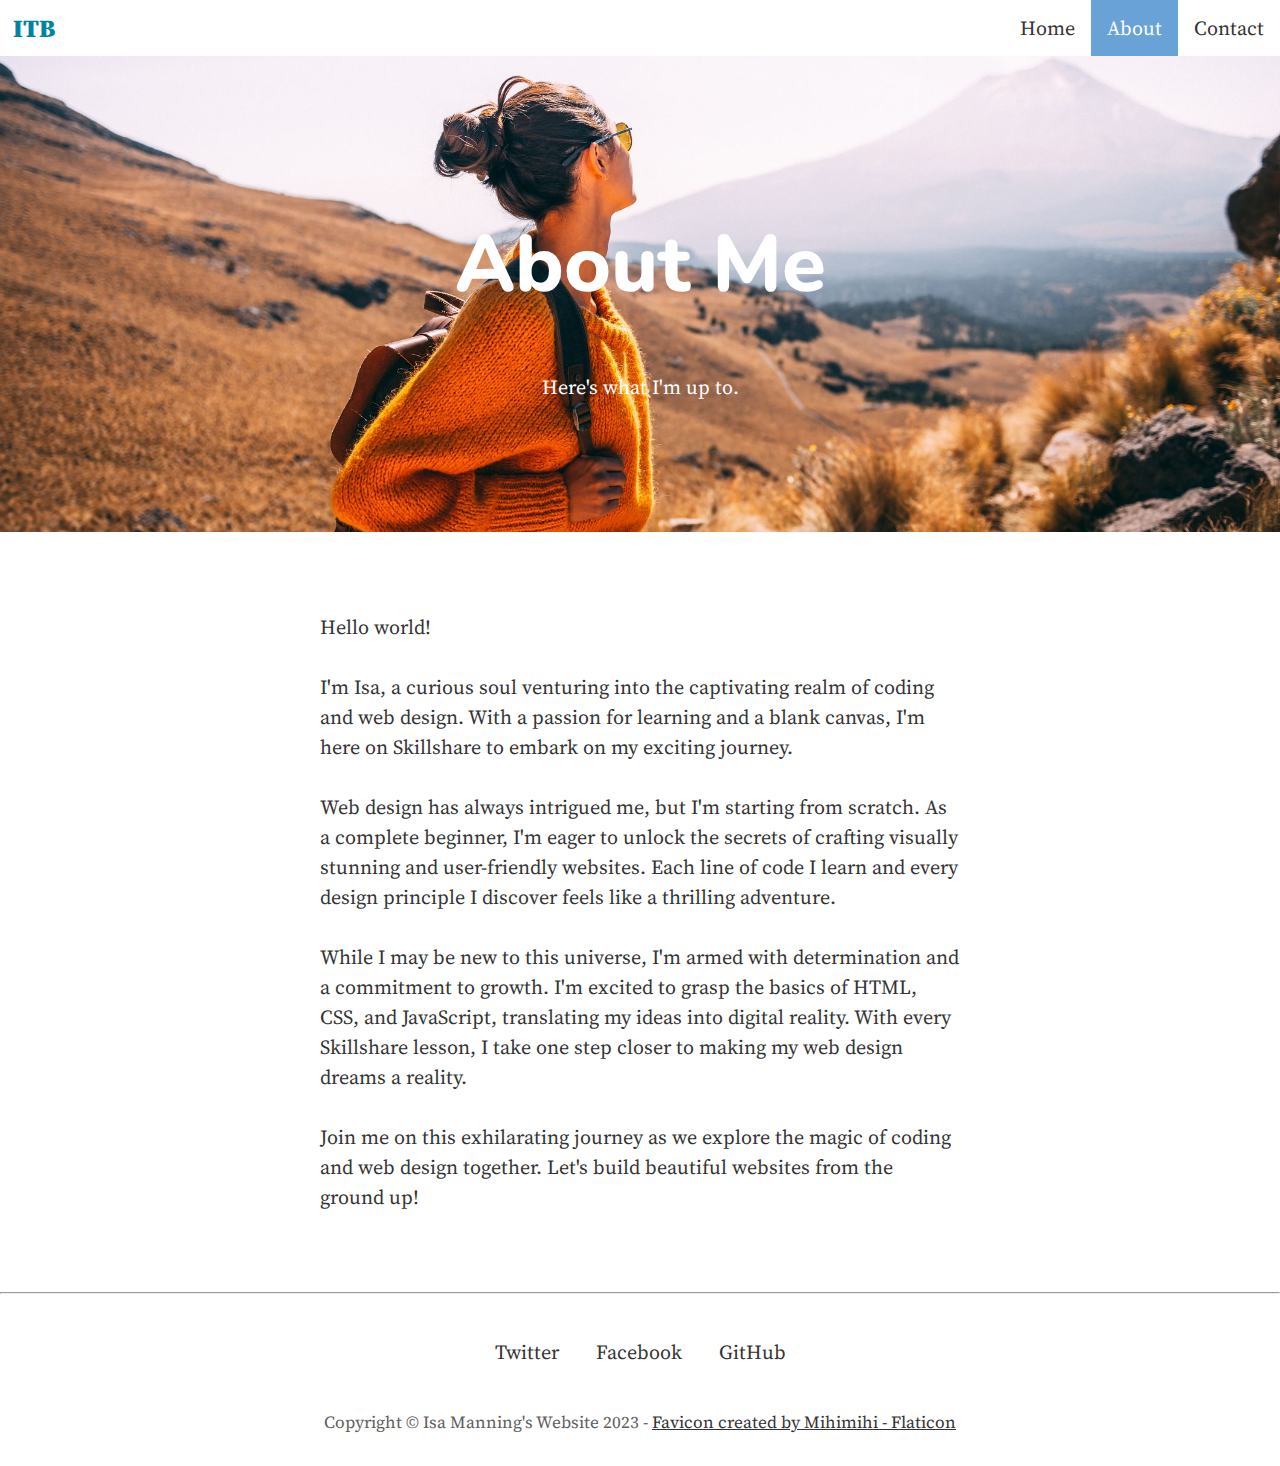
<file: about.html>
<!DOCTYPE html>
<html>
  <head>
    <title>About</title>
    <link rel="icon" type="image/x-icon" href="img/favicon.png">
    <link href="css/style.css" rel="stylesheet">
    <link href="https://fonts.googleapis.com/css2?family=Nunito:wght@700&family=Source+Serif+4:opsz,wght@8..60,500&display=swap" rel="stylesheet">
  </head>
  <body>
    <nav>
      <a class="navbar-brand" href="index.html">ITB</a>
      <ul>
        <li><a href="index.html">Home</a></li>
        <li><a href="about.html" class="active">About</a></li>
        <li><a href="contact.html">Contact</a></li>
      </ul>
    </nav>
    <header id="about-header">
      <h1>About Me</h1>
      <p>Here's what I'm up to.</p>
    </header>
    <main>
      <p>Hello world!</p>
      <p>I'm Isa, a curious soul venturing into the captivating realm of coding and web design. With a passion for learning and a blank canvas, I'm here on Skillshare to embark on my exciting journey.</p>
      <p>Web design has always intrigued me, but I'm starting from scratch. As a complete beginner, I'm eager to unlock the secrets of crafting visually stunning and user-friendly websites. Each line of code I learn and every design principle I discover feels like a thrilling adventure.</p>
      <p>While I may be new to this universe, I'm armed with determination and a commitment to growth. I'm excited to grasp the basics of HTML, CSS, and JavaScript, translating my ideas into digital reality. With every Skillshare lesson, I take one step closer to making my web design dreams a reality.</p>        
      <p>Join me on this exhilarating journey as we explore the magic of coding and web design together. Let's build beautiful websites from the ground up!</p>
    </main>
    <hr>
    <footer>
      <ul>
        <li><a href="#">Twitter</a></li>
        <li><a href="#">Facebook</a></li>
        <li><a href="#">GitHub</a></li>
      </ul>
      <p>Copyright &copy; Isa Manning's Website 2023 - <a href="https://www.flaticon.com/free-icons/airplane" title="airplane icons">Favicon created by Mihimihi - Flaticon</a></p>
    </footer>
  </body>
</html>
</file>
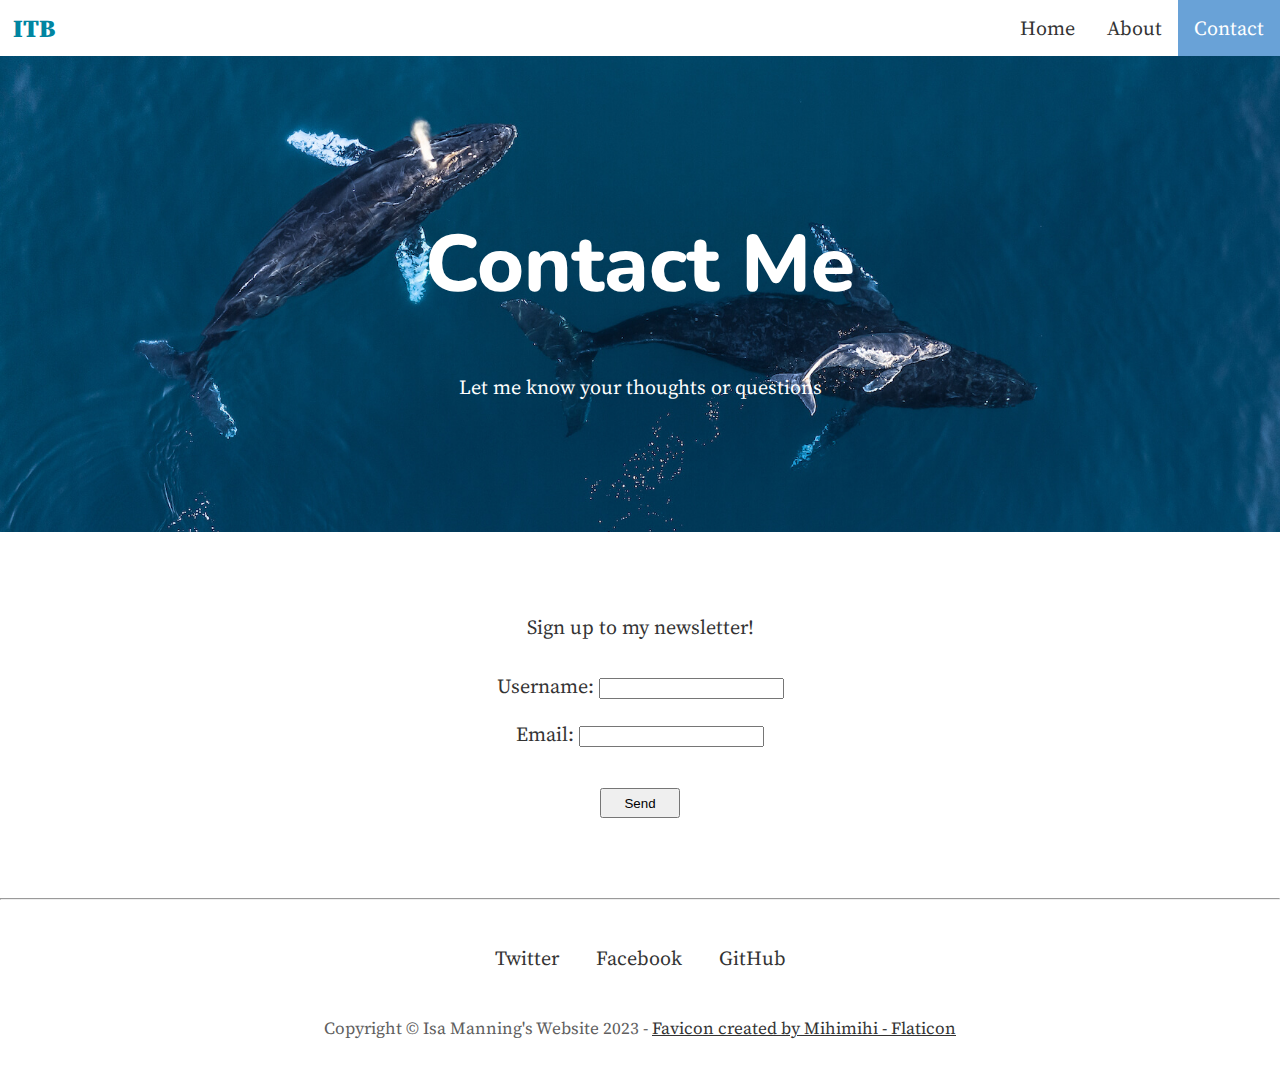
<file: contact.html>
<!DOCTYPE html>
<html>
  <head>
    <title>Contact</title>    
    <link rel="icon" type="image/x-icon" href="img/favicon.png">
    <link href="css/style.css" rel="stylesheet">
    <link href="https://fonts.googleapis.com/css2?family=Nunito:wght@700&family=Source+Serif+4:opsz,wght@8..60,500&display=swap" rel="stylesheet">
  </head>
  <body>
    <nav>
      <a class="navbar-brand" href="index.html">ITB</a>
      <ul>
        <li><a href="index.html">Home</a></li>
        <li><a href="about.html">About</a></li>
        <li><a href="contact.html" class="active">Contact</a></li>
      </ul>
    </nav>
    <header id="contact-header">
      <h1>Contact Me</h1>
      <p>Let me know your thoughts or questions</p>
    </header>
    <main>
      <p style="text-align: center;">Sign up to my newsletter!</p>
      <form action="/file_name.html" method="POST" style="text-align: center;">
        <section>
          <label for="username">Username:</label>
          <input id="username" type="text" name="username" minlength="4" required>
        </section>
        <section>
          <label for="user-email">Email:</label>
          <input id="user-email" type="text" name="user-email" required>
        </section>
        <setion class="submit">
          <input type="submit" value="Send">
        </setion>
      </form>
    </main>
    <hr>
    <footer>
      <ul>
        <li><a href="#">Twitter</a></li>
        <li><a href="#">Facebook</a></li>
        <li><a href="#">GitHub</a></li>
      </ul>
      <p>Copyright &copy; Isa Manning's Website 2023 - <a href="https://www.flaticon.com/free-icons/airplane" title="airplane icons">Favicon created by Mihimihi - Flaticon</a></p>
    </footer>
  </body>
</html>
</file>
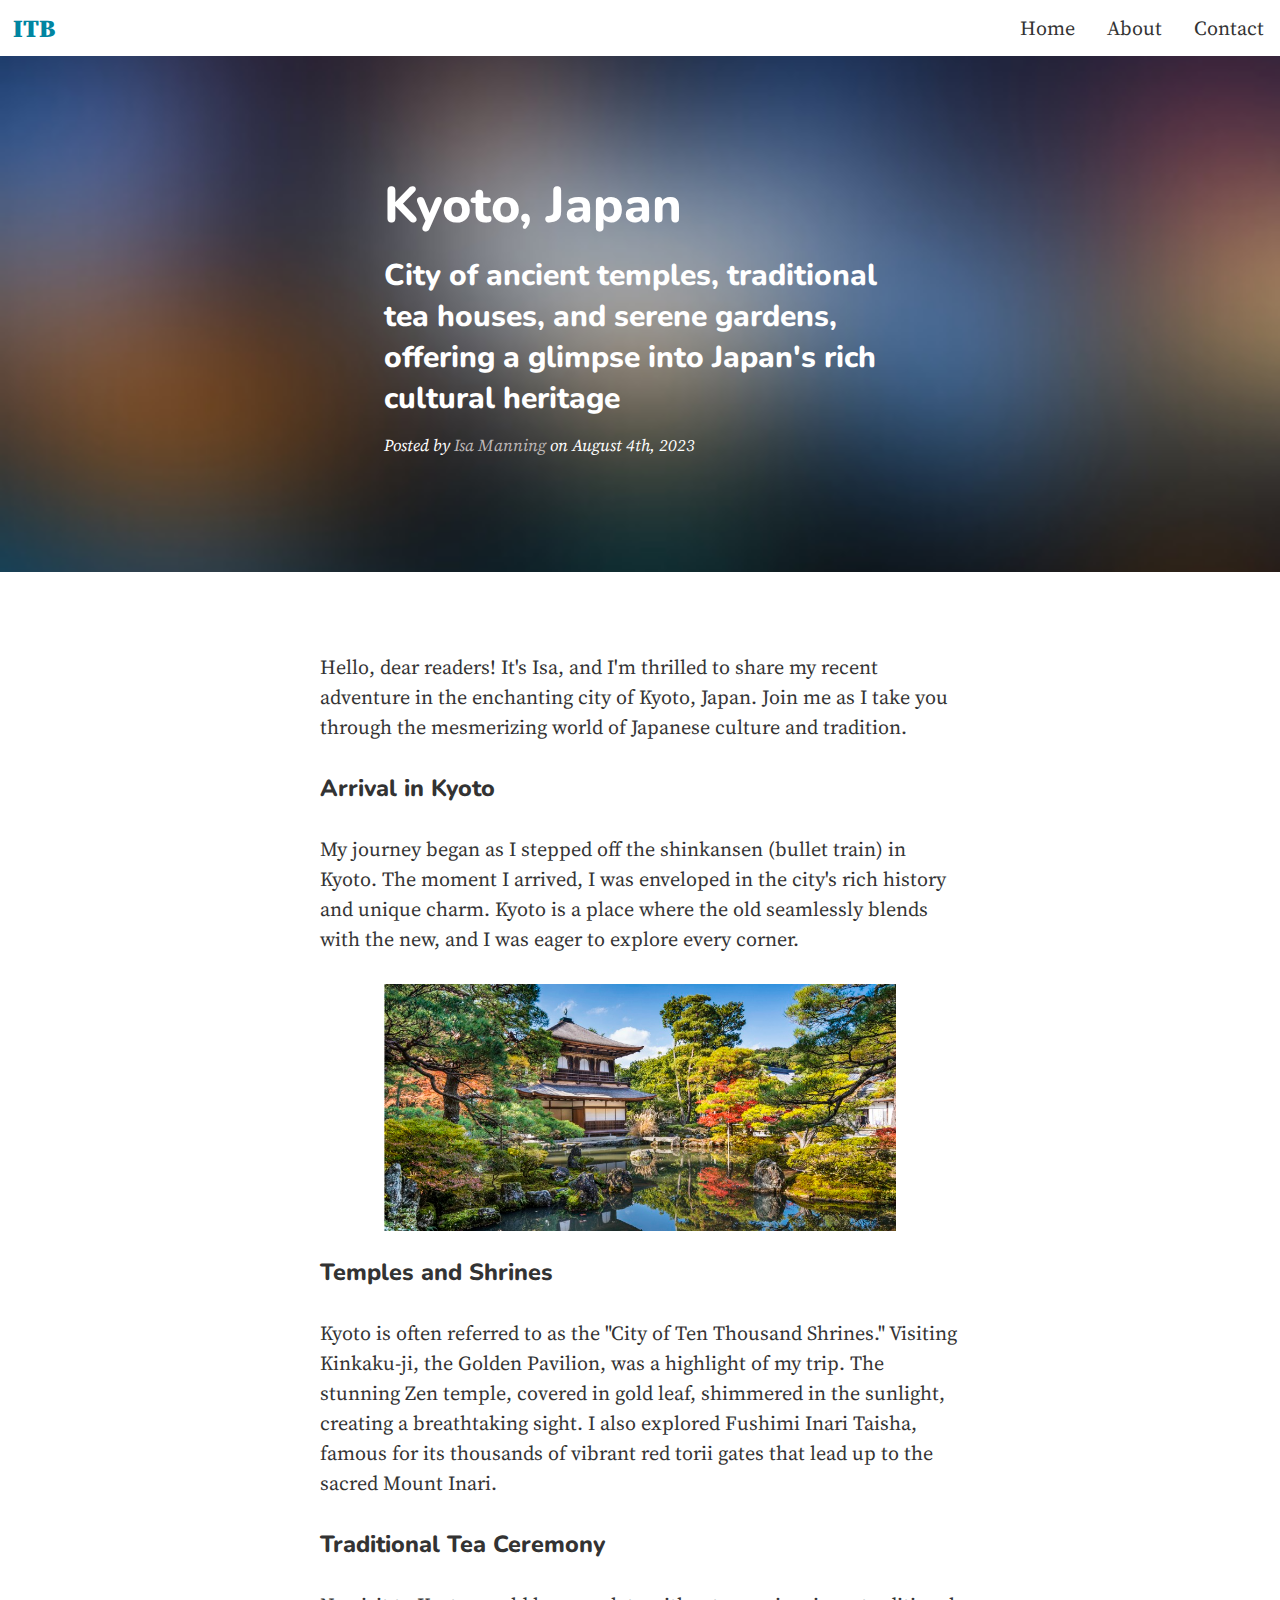
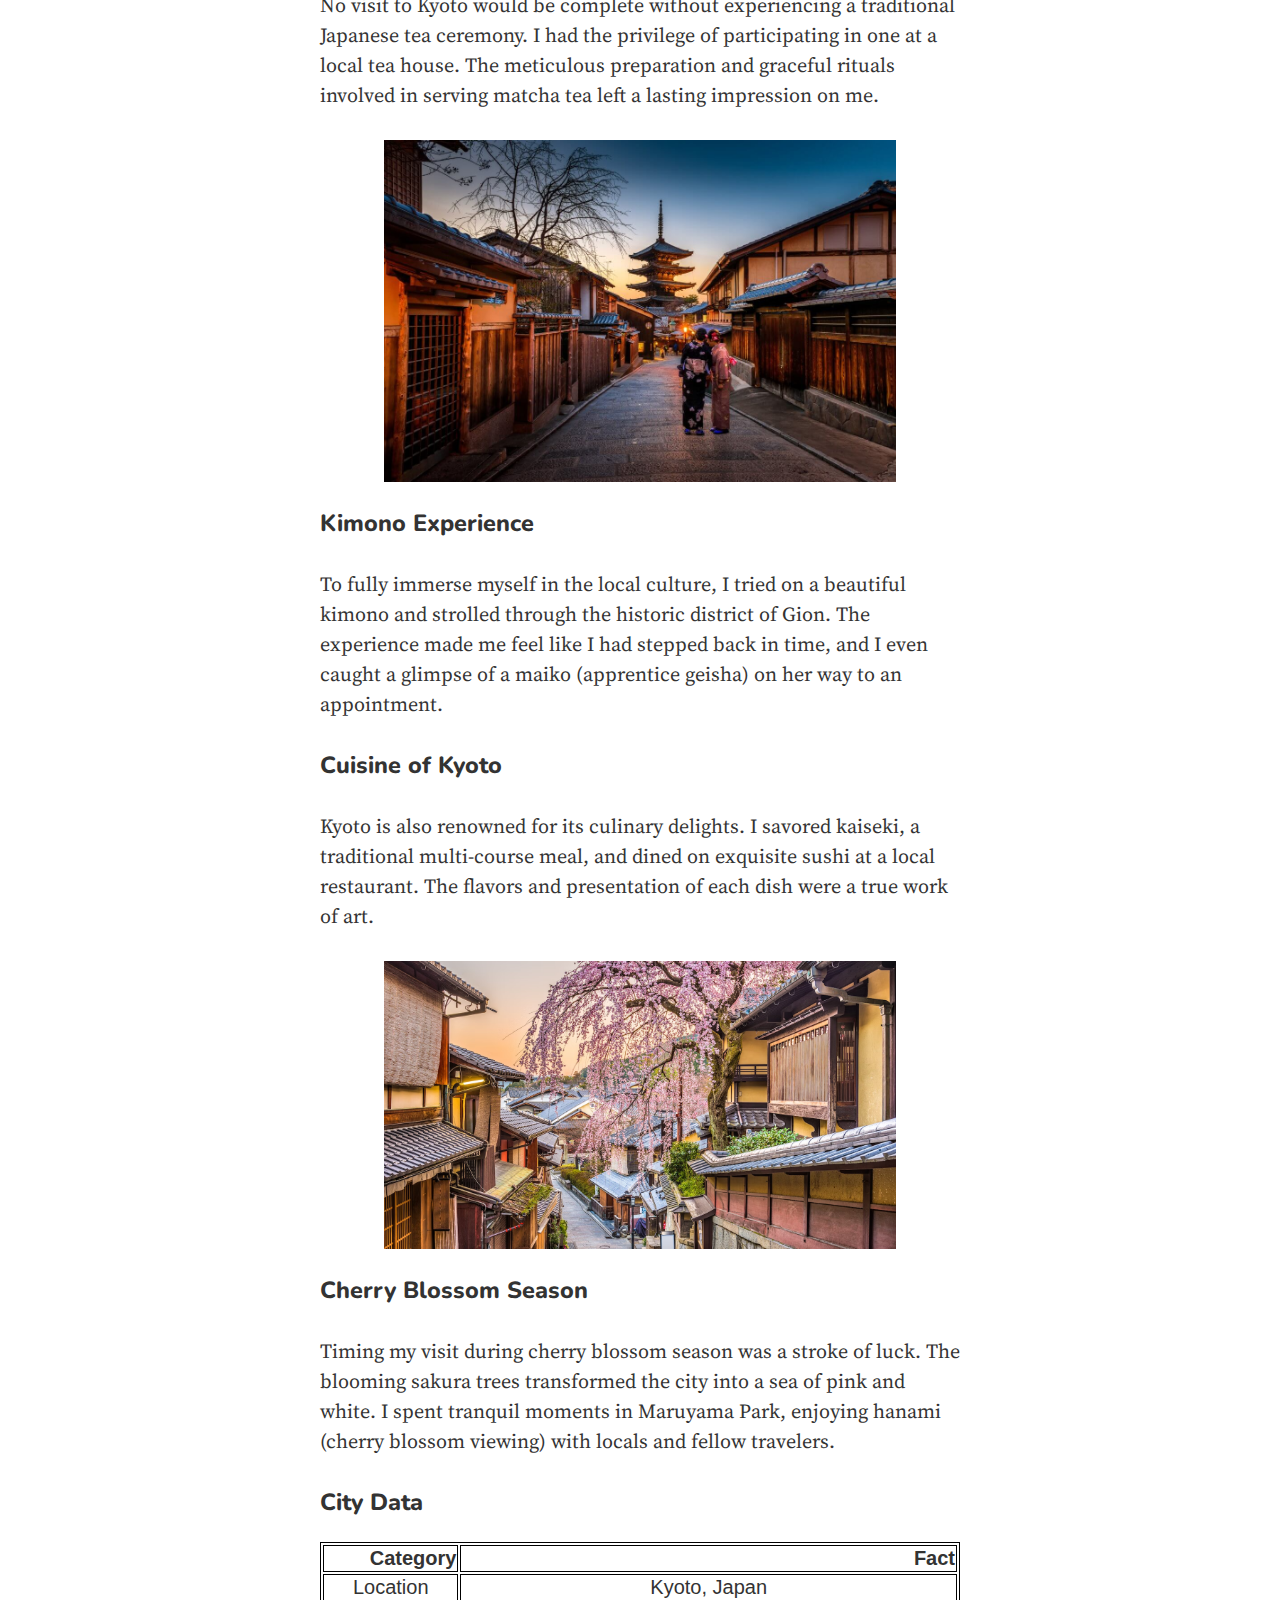
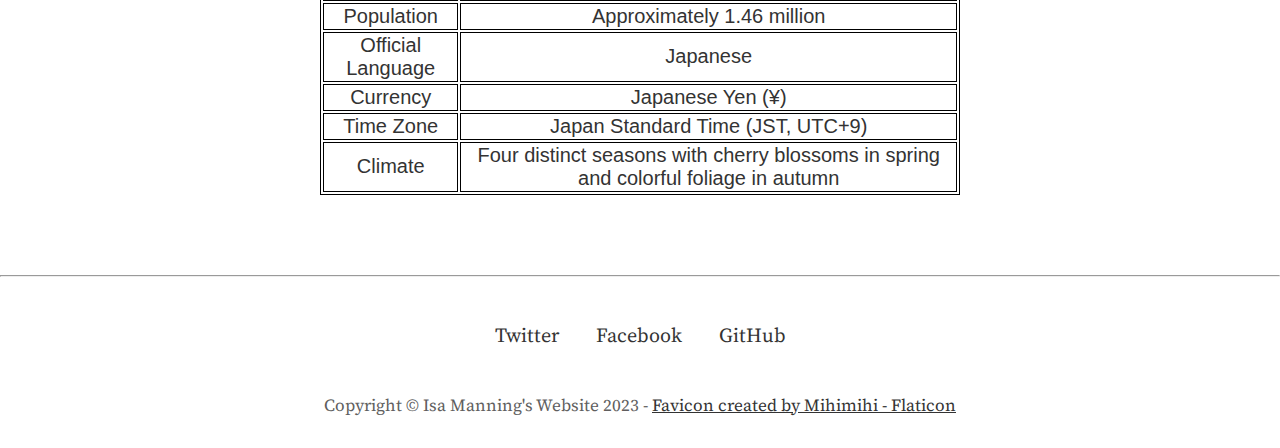
<file: post-japan.html>
<!DOCTYPE html>
<html>
  <head>
    <title>Blog Post - Japan</title>    
    <link rel="icon" type="image/x-icon" href="img/favicon.png">
    <link href="css/style.css" rel="stylesheet">
    <link href="https://fonts.googleapis.com/css2?family=Nunito:wght@700&family=Source+Serif+4:opsz,wght@8..60,500&display=swap" rel="stylesheet">
  </head>
  <body>
    <nav>
      <a class="navbar-brand" href="index.html">ITB</a>
      <ul>
        <li><a href="index.html">Home</a></li>
        <li><a href="about.html">About</a></li>
        <li><a href="contact.html">Contact</a></li>
      </ul>
    </nav>
    <header id="post-header">
      <h1>Kyoto, Japan</h1>
      <h2>City of ancient temples, traditional tea houses, and serene gardens, offering a glimpse into Japan's rich cultural heritage</h2>
      <span>Posted by <a href="about.html">Isa Manning</a> on August 4th, 2023</span>
    </header>
    <main>

        <p>Hello, dear readers! It's Isa, and I'm thrilled to share my recent adventure in the enchanting city of Kyoto, Japan. Join me as I take you through the mesmerizing world of Japanese culture and tradition.</p>
        
        <h3>Arrival in Kyoto</h3>
        <p>My journey began as I stepped off the shinkansen (bullet train) in Kyoto. The moment I arrived, I was enveloped in the city's rich history and unique charm. Kyoto is a place where the old seamlessly blends with the new, and I was eager to explore every corner.</p>
        
        <img src="img/japanese-garden.jpeg" width="80%">
        
        <h3>Temples and Shrines</h3>
        <p>Kyoto is often referred to as the "City of Ten Thousand Shrines." Visiting Kinkaku-ji, the Golden Pavilion, was a highlight of my trip. The stunning Zen temple, covered in gold leaf, shimmered in the sunlight, creating a breathtaking sight. I also explored Fushimi Inari Taisha, famous for its thousands of vibrant red torii gates that lead up to the sacred Mount Inari.</p>
                
        <h3>Traditional Tea Ceremony</h3>
        <p>No visit to Kyoto would be complete without experiencing a traditional Japanese tea ceremony. I had the privilege of participating in one at a local tea house. The meticulous preparation and graceful rituals involved in serving matcha tea left a lasting impression on me.</p>
        
        <img src="img/japanese-building.jpeg" width="80%">
        
        <h3>Kimono Experience</h3>
        <p>To fully immerse myself in the local culture, I tried on a beautiful kimono and strolled through the historic district of Gion. The experience made me feel like I had stepped back in time, and I even caught a glimpse of a maiko (apprentice geisha) on her way to an appointment.</p>
        
        <h3>Cuisine of Kyoto</h3>
        <p>Kyoto is also renowned for its culinary delights. I savored kaiseki, a traditional multi-course meal, and dined on exquisite sushi at a local restaurant. The flavors and presentation of each dish were a true work of art.</p>
        
        <img src="img/japanese.avif" width="80%">
        
        <h3>Cherry Blossom Season</h3>
        <p>Timing my visit during cherry blossom season was a stroke of luck. The blooming sakura trees transformed the city into a sea of pink and white. I spent tranquil moments in Maruyama Park, enjoying hanami (cherry blossom viewing) with locals and fellow travelers.</p>
        
        <h3>City Data</h3>
        <table>
            <tr>
                <th>Category</th>
                <th>Fact</th>
            </tr>
            <tr>
                <td>Location</td>
                <td>Kyoto, Japan</td>
            </tr>
            <tr>
                <td>Population</td>
                <td>Approximately 1.46 million</td>
            </tr>
            <tr>
                <td>Official Language</td>
                <td>Japanese</td>
            </tr>
            <tr>
                <td>Currency</td>
                <td>Japanese Yen (¥)</td>
            </tr>
            <tr>
                <td>Time Zone</td>
                <td>Japan Standard Time (JST, UTC+9)</td>
            </tr>
            <tr>
                <td>Climate</td>
                <td>Four distinct seasons with cherry blossoms in spring and colorful foliage in autumn</td>
            </tr>
        </table>

    </main>
    <hr>
    <footer>
      <ul>
        <li><a href="#">Twitter</a></li>
        <li><a href="#">Facebook</a></li>
        <li><a href="#">GitHub</a></li>
      </ul>
      <p>Copyright &copy; Isa Manning's Website 2023 - <a href="https://www.flaticon.com/free-icons/airplane" title="airplane icons">Favicon created by Mihimihi - Flaticon</a></p>
    </footer>
  </body>
</html>
</file>
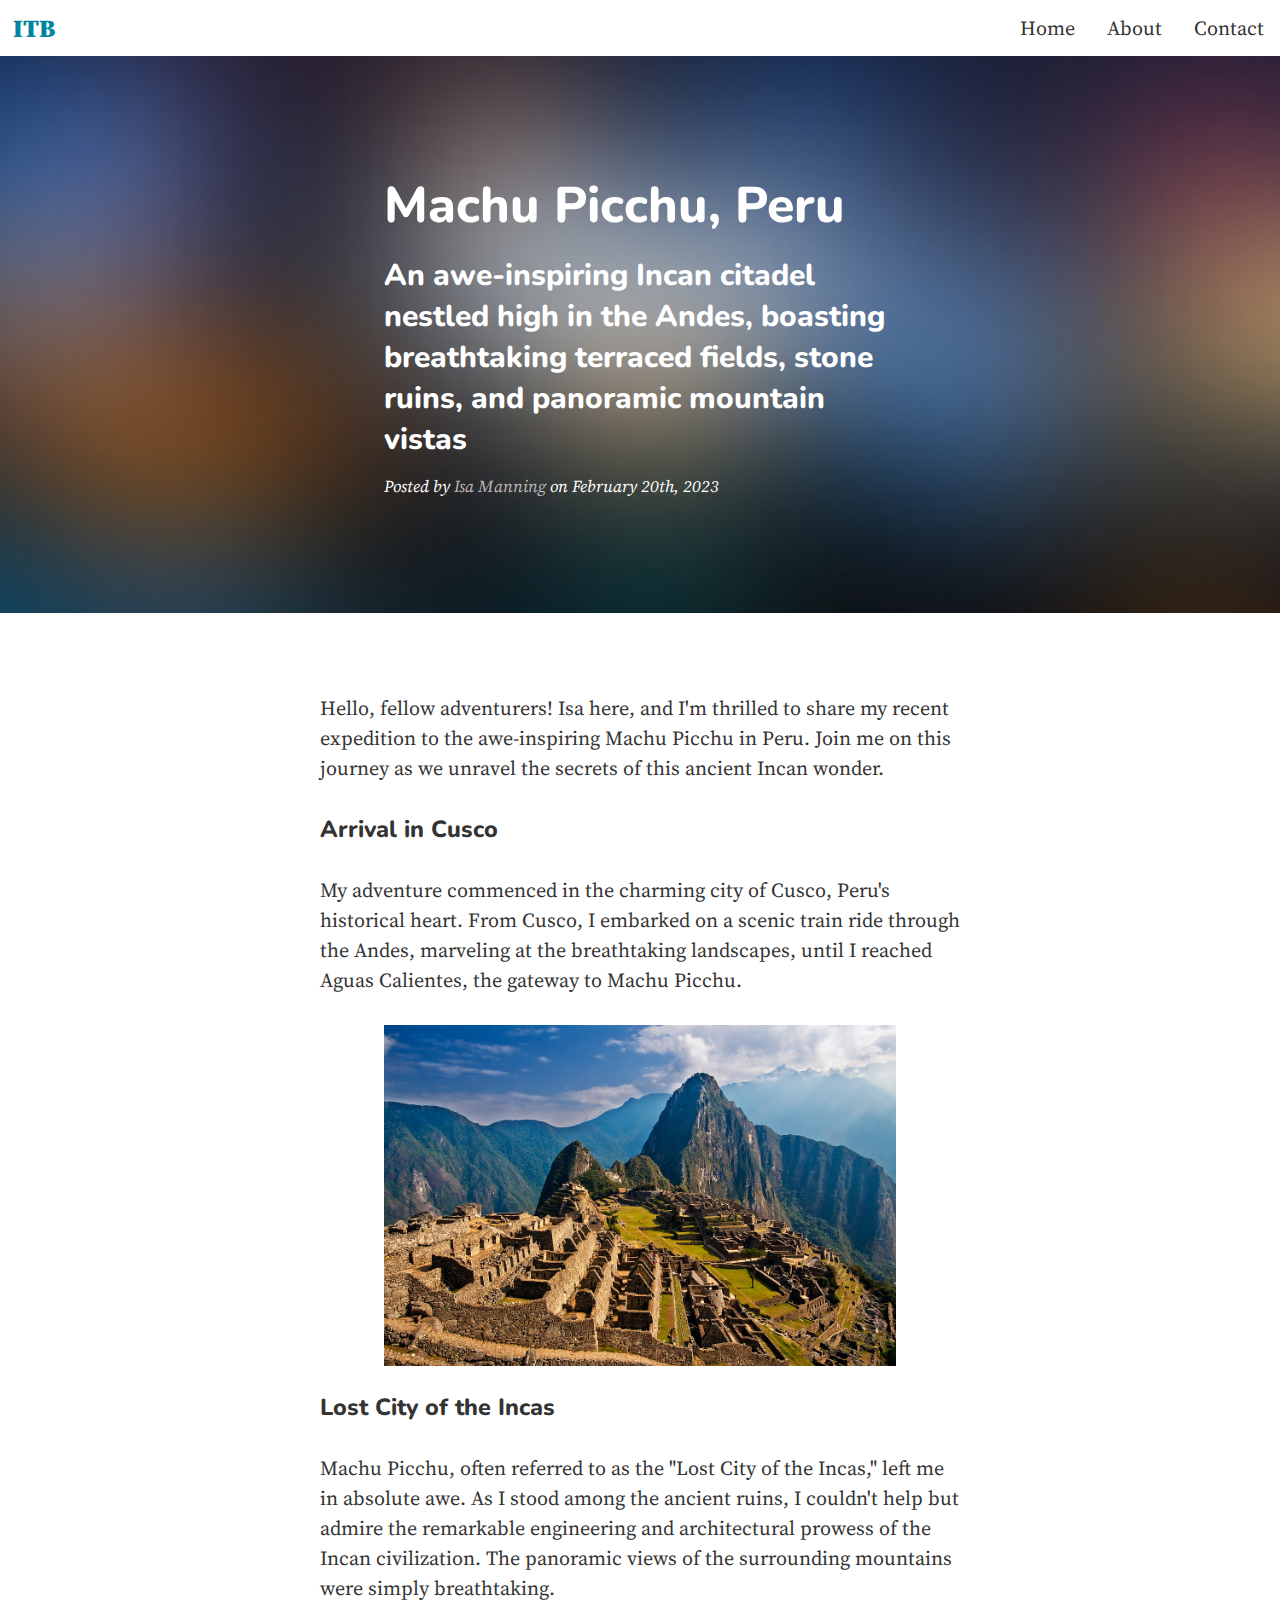
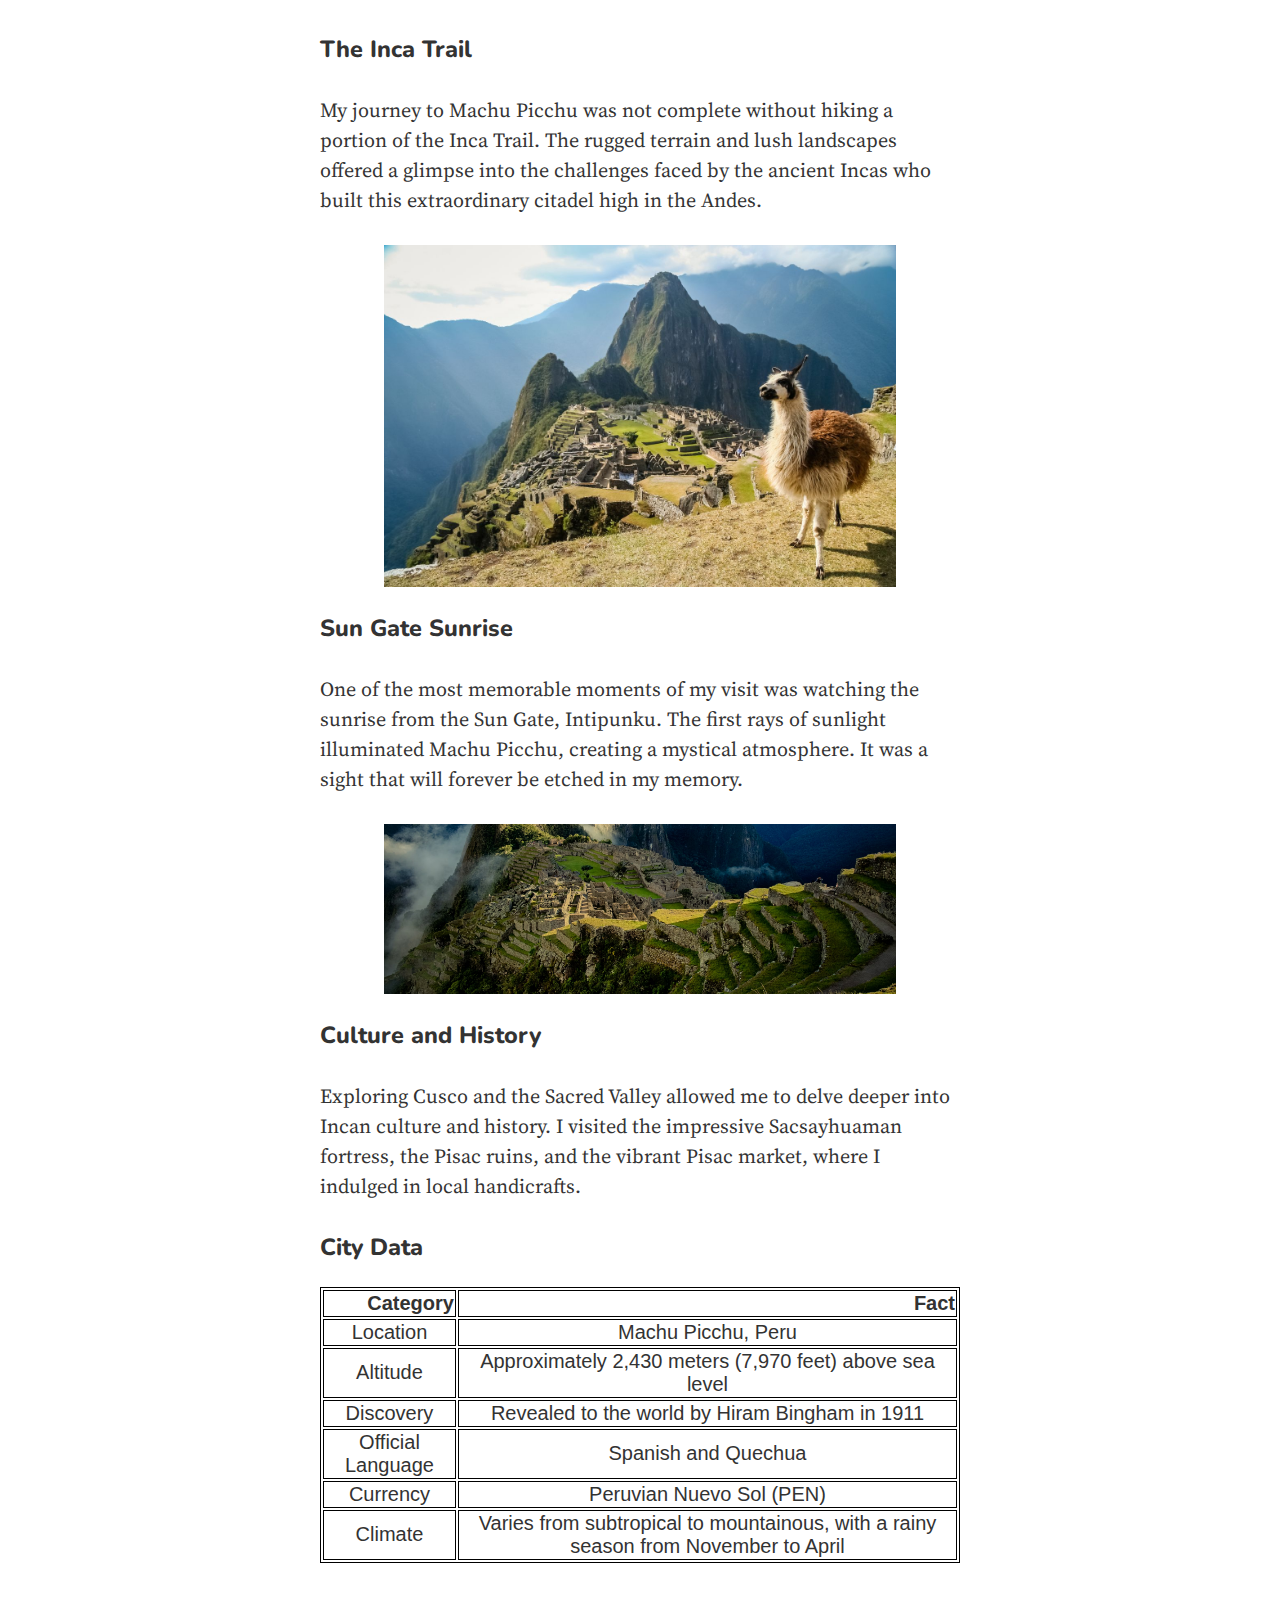
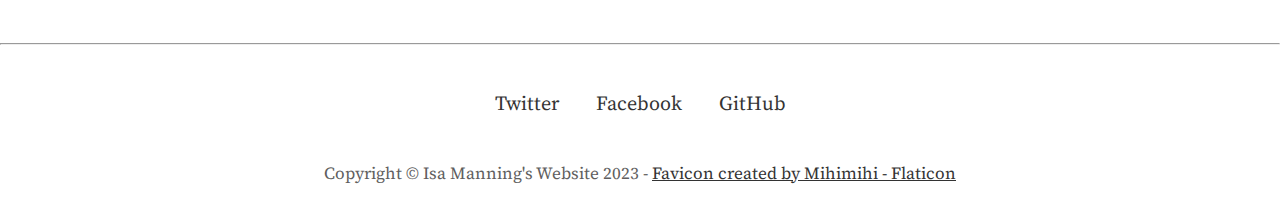
<file: post-peru.html>
<!DOCTYPE html>
<html>
  <head>
    <title>Blog Post - Peru</title>    
    <link rel="icon" type="image/x-icon" href="img/favicon.png">
    <link href="css/style.css" rel="stylesheet">
    <link href="https://fonts.googleapis.com/css2?family=Nunito:wght@700&family=Source+Serif+4:opsz,wght@8..60,500&display=swap" rel="stylesheet">
  </head>
  <body>
    <nav>
      <a class="navbar-brand" href="index.html">ITB</a>
      <ul>
        <li><a href="index.html">Home</a></li>
        <li><a href="about.html">About</a></li>
        <li><a href="contact.html">Contact</a></li>
      </ul>
    </nav>
    <header id="post-header">
      <h1>Machu Picchu, Peru</h1>
      <h2>An awe-inspiring Incan citadel nestled high in the Andes, boasting breathtaking terraced fields, stone ruins, and panoramic mountain vistas</h2>
      <span>Posted by <a href="about.html">Isa Manning</a> on February 20th, 2023</span>
    </header>
    <main>

      <p>Hello, fellow adventurers! Isa here, and I'm thrilled to share my recent expedition to the awe-inspiring Machu Picchu in Peru. Join me on this journey as we unravel the secrets of this ancient Incan wonder.</p>

      <h3>Arrival in Cusco</h3>
      <p>My adventure commenced in the charming city of Cusco, Peru's historical heart. From Cusco, I embarked on a scenic train ride through the Andes, marveling at the breathtaking landscapes, until I reached Aguas Calientes, the gateway to Machu Picchu.</p>

      <img src="img/peru-main.jpeg" width="80%">

      <h3>Lost City of the Incas</h3>
      <p>Machu Picchu, often referred to as the "Lost City of the Incas," left me in absolute awe. As I stood among the ancient ruins, I couldn't help but admire the remarkable engineering and architectural prowess of the Incan civilization. The panoramic views of the surrounding mountains were simply breathtaking.</p>

      <h3>The Inca Trail</h3>
      <p>My journey to Machu Picchu was not complete without hiking a portion of the Inca Trail. The rugged terrain and lush landscapes offered a glimpse into the challenges faced by the ancient Incas who built this extraordinary citadel high in the Andes.</p>

      <img src="img/peru-lama.jpeg" width="80%">

      <h3>Sun Gate Sunrise</h3>
      <p>One of the most memorable moments of my visit was watching the sunrise from the Sun Gate, Intipunku. The first rays of sunlight illuminated Machu Picchu, creating a mystical atmosphere. It was a sight that will forever be etched in my memory.</p>

      <img src="img/peru-stairs.avif" width="80%">

      <h3>Culture and History</h3>
      <p>Exploring Cusco and the Sacred Valley allowed me to delve deeper into Incan culture and history. I visited the impressive Sacsayhuaman fortress, the Pisac ruins, and the vibrant Pisac market, where I indulged in local handicrafts.</p>

      <h3>City Data</h3>
      <table>
          <tr>
              <th>Category</th>
              <th>Fact</th>
          </tr>
          <tr>
              <td>Location</td>
              <td>Machu Picchu, Peru</td>
          </tr>
          <tr>
              <td>Altitude</td>
              <td>Approximately 2,430 meters (7,970 feet) above sea level</td>
          </tr>
          <tr>
              <td>Discovery</td>
              <td>Revealed to the world by Hiram Bingham in 1911</td>
          </tr>
          <tr>
              <td>Official Language</td>
              <td>Spanish and Quechua</td>
          </tr>
          <tr>
              <td>Currency</td>
              <td>Peruvian Nuevo Sol (PEN)</td>
          </tr>
          <tr>
              <td>Climate</td>
              <td>Varies from subtropical to mountainous, with a rainy season from November to April</td>
          </tr>
      </table>

    </main>
    <hr>
    <footer>
      <ul>
        <li><a href="#">Twitter</a></li>
        <li><a href="#">Facebook</a></li>
        <li><a href="#">GitHub</a></li>
      </ul>
      <p>Copyright &copy; Isa Manning's Website 2023 - <a href="https://www.flaticon.com/free-icons/airplane" title="airplane icons">Favicon created by Mihimihi - Flaticon</a></p>
    </footer>
  </body>
</html>
</file>
<file: css/style.css>
/* General Styling */

body {
  font-family: 'Source Serif 4', serif;
  font-size: 20px;
  color: rgb(51, 51, 51);
  margin: 0;
  padding: 0;
}

p {
  line-height: 1.5;
  margin: 30px 0;
}

p a {
  text-decoration: underline;
}

h1, h2, h3, h4, h5, h6 {
  font-family: 'Nunito', sans-serif;
  font-weight: 800;
}

h1 {
  font-size: 80px;
}

#post-header h1 {
  font-size: 50px;
}

a {
  color: rgb(51, 51, 51);
  text-decoration: none;
}

a:hover,
a:focus {
  color: rgb(0, 133, 161);
}

img, video {
  display: block;
  margin: 25px auto;
}

main {
  margin: 80px auto;
  width: 50%;
}

/* Navigation */

.navbar-brand {
  font-size: 25px;
  float: left;
  padding: 11px 13px;
  font-weight: 900;
}

nav ul {
  margin: 0;
  padding: 0;
  display: flex;
  justify-content: flex-end;
}

nav li {
  list-style-type: none;
  float: right;
}

nav li a {
  display: block;
  text-align: center;
  padding: 14px 16px;
}

nav li a:hover, .active {
  background-color: rgb(105, 162, 215);
  color: white;
}

/* Header */

header {
  color: white;
  font-size: 20px;
  padding: 100px 0;
  text-align: center;
  background-position: center; /* Center the background image */
  background-repeat: no-repeat; /* Do not repeat the background image */
  background-size: cover; /* Resize the background image to cover the entire container */
}

#home-header {
  background-image: url('../img/balloons.webp');
}

#about-header {
  background-image: url('../img/about.jpeg');
}

#post-header {
  background-image: url('../img/post-bg.jpg');
}

#contact-header {
  background-image: url('../img/contact-bg.jpg');
}

#post-header h1, #post-header h2, #post-header span {
  display: block;
  width: 40%;
  text-align: left;
  margin: 15px auto;
}

header span {
  font-size: smaller;
  font-style: italic;
}

header span a {
  color: rgb(190, 183, 183);
}

/* Table */

table {
  margin: 0 auto;
}

table, th, td {
  border: 1px solid black;
  font-family: Arial, sans-serif;
  text-align: center;
}

tbody th {
  text-align: right;
}

/* Form */

form section {
  margin: 20px 0;
}

form p {
  margin: 0;
}

form textarea {
  display: block;
  margin: 5px 0;
}

form .submit input {
  height: 30px;
  width: 80px;
  display: block;
  margin: 40px auto;
}

/* Footer */

footer {
  text-align: center;
}

footer ul {
  margin: 30px;
  padding: 0;
}

footer li {
  list-style-type: none;
  display: inline-block;
  margin: 0 auto;
}

footer li a {
  display: block;
  text-align: center;
  padding: 14px 16px;
}

footer li a:hover {
  background-color: rgb(105, 162, 215);
  color: white;
}

footer p {
  font-size: 17px;
  color: rgb(96, 94, 94);
}
</file>
